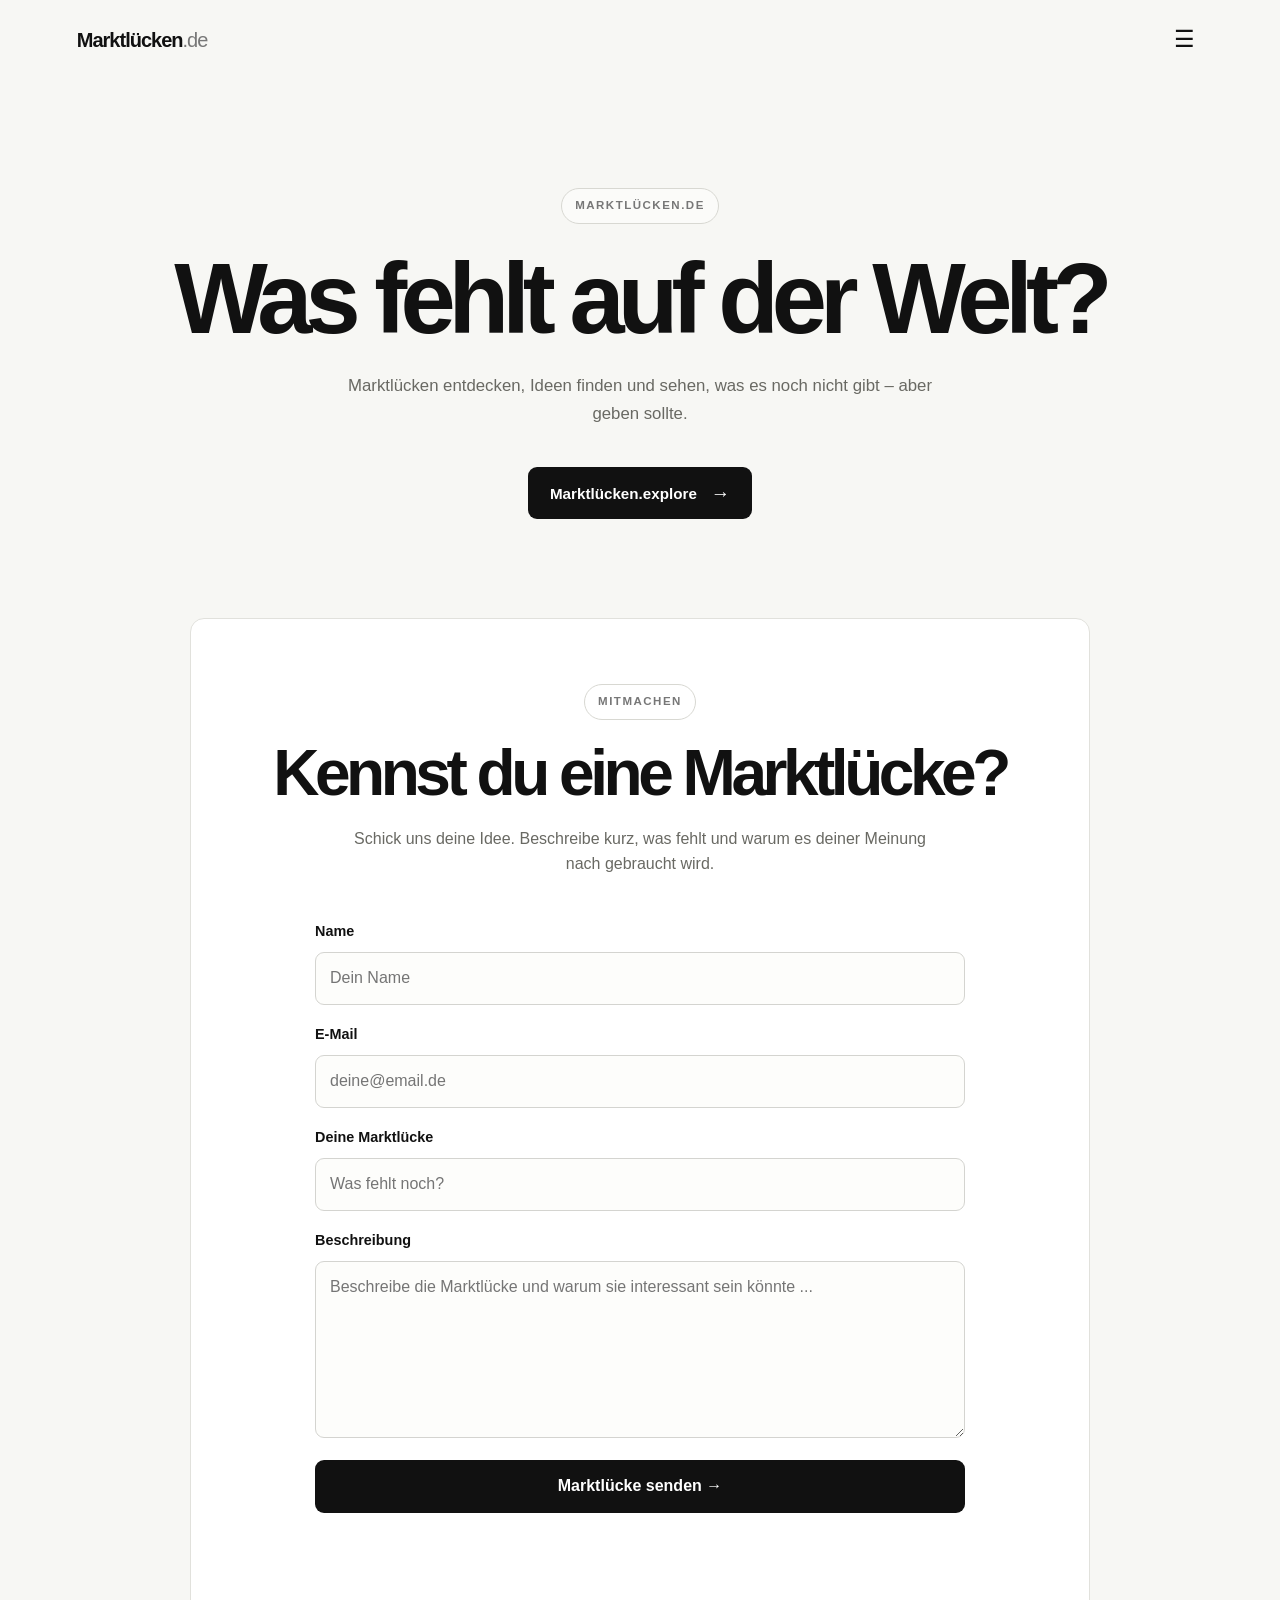
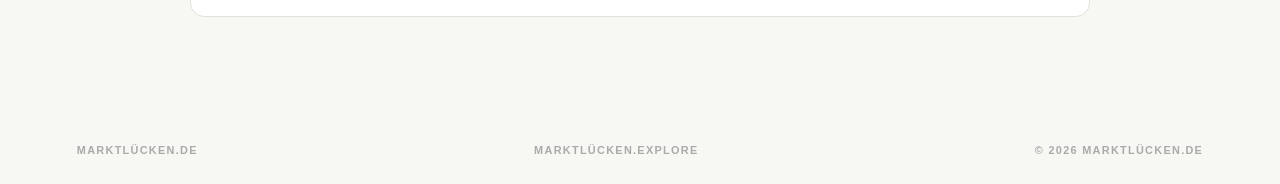
<file: index.html>
<!doctype html><html lang="de"><head><meta charset="UTF-8"><meta name="viewport" content="width=device-width,initial-scale=1"><meta name="description" content="Marktlücken.de – Die Startseite für die Entdeckung neuer Marktlücken."><title>Marktlücken.de</title><link rel="icon" href="favicon.ico" sizes="any"><link rel="stylesheet" href="style.css?v=9"></head><body><header class="header"><a class="logo" href="index.html" aria-label="Marktlücken.de Startseite">Marktlücken<span>.de</span></a><button class="menu-button" id="menuButton" aria-label="Menü öffnen">☰</button><nav class="menu" id="menu" aria-hidden="true"><a href="explore.html">Marktlücken.explore</a><a href="#neu">Marktlücke einreichen</a></nav></header><main><section class="hero" id="suchen"><p class="eyebrow">Marktlücken.de</p><h1>Was fehlt auf der Welt?</h1><p class="intro">Marktlücken entdecken, Ideen finden und sehen, was es noch nicht gibt – aber geben sollte.</p><div style="display:flex;gap:10px;justify-content:center;flex-wrap:wrap"><a class="explore-button explore-button-main" href="explore.html"><span>Marktlücken.explore</span><span class="explore-arrow">→</span></a></div></section><section class="submit-section" id="neu"><p class="eyebrow">Mitmachen</p><h2>Kennst du eine Marktlücke?</h2><p>Schick uns deine Idee. Beschreibe kurz, was fehlt und warum es deiner Meinung nach gebraucht wird.</p><form class="contact-form" id="submitForm"><input type="hidden" name="access_key" value="c2d65e1c-9440-48fb-8291-b206c6a3649f"><input type="hidden" name="subject" value="Neue Marktlücke über Marktlücken.de"><input type="hidden" name="from_name" value="Marktlücken.de"><label for="name">Name</label><input id="name" name="name" type="text" autocomplete="name" placeholder="Dein Name" required><label for="email">E-Mail</label><input id="email" name="email" type="email" autocomplete="email" placeholder="deine@email.de" required><label for="idea">Deine Marktlücke</label><input id="idea" name="idea" type="text" placeholder="Was fehlt noch?" required><label for="message">Beschreibung</label><textarea id="message" name="message" rows="6" placeholder="Beschreibe die Marktlücke und warum sie interessant sein könnte ..." required></textarea><button class="submit-form-button" type="submit">Marktlücke senden →</button><p class="form-status" id="formStatus" role="status" aria-live="polite"></p></form></section></main><footer><a href="index.html">Marktlücken.de</a><a href="explore.html">Marktlücken.explore</a><span class="copyright-secret" id="secretAdminTrigger" title="© Marktlücken.de">© 2026 Marktlücken.de</span></footer><script src="auth.js?v=9"></script><script src="script.js"></script><script>document.getElementById('secretAdminTrigger').onclick=()=>location.href='login.html?admin=1';</script></body></html>
</file>
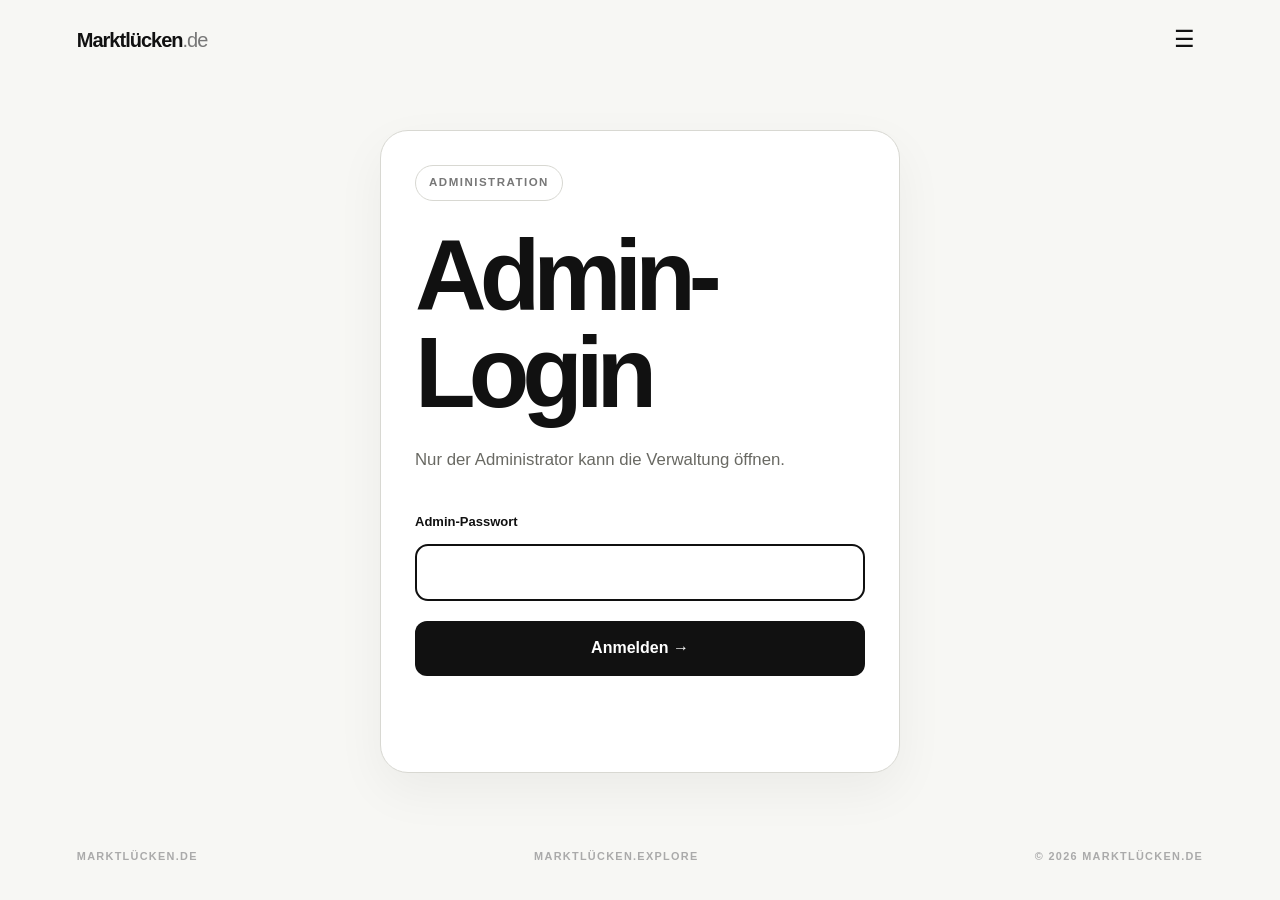
<file: admin.html>
<!doctype html><html lang="de"><head><meta charset="UTF-8"><meta name="viewport" content="width=device-width,initial-scale=1"><title>Admin · Marktlücken.de</title><link rel="icon" href="favicon.ico"><link rel="stylesheet" href="style.css?v=10"><style>.admin-card{background:#fff;border:1px solid #d8d8d2;border-radius:24px;padding:24px;box-shadow:0 12px 40px #0000000a}.admin-form{display:grid;gap:10px}.admin-form input,.admin-form textarea,.admin-form select{box-sizing:border-box;width:100%;padding:13px;border:1px solid #ccc;border-radius:12px;font:inherit}.save-button{border:0;border-radius:11px;padding:11px 14px;background:#111;color:#fff;font:inherit;font-weight:700;cursor:pointer}.lock-card{border:1px solid #111;background:#f7f7f4}.lock-toggle{display:flex;align-items:center;gap:12px;font-weight:700}.lock-toggle input{width:22px;height:22px}.admin-message{min-height:20px;font-size:14px}.admin-copyright{cursor:pointer}</style></head><body><header class="header"><a class="logo" href="index.html">Marktlücken<span>.de</span></a><button class="menu-button" id="menuButton">☰</button><nav class="menu" id="menu" aria-hidden="true"><a href="explore.html">Marktlücken.explore</a><a href="index.html#neu">Marktlücke einreichen</a></nav></header><main><section class="hero"><p class="eyebrow">Administration</p><h1>Kontrolle über Marktlücken.de.</h1><p class="intro">Website-Notfallmodus und Administrationszugang verwalten.</p></section><section class="section"><div class="admin-card lock-card"><p class="eyebrow">Notfallmodus</p><h2>Website sperren</h2><p>Wenn aktiviert, werden alle öffentlichen Seiten für Besucher gesperrt. Der Admin-Login bleibt erreichbar und ein eingeloggter Admin bleibt zugelassen.</p><label class="lock-toggle"><input id="emergencyLock" type="checkbox"> Gesamte öffentliche Website sperren</label><label>Nachricht<textarea id="emergencyMessage" rows="5" placeholder="Die Website ist vorübergehend gesperrt."></textarea></label><button class="save-button" id="saveEmergency" type="button">Notfallmodus speichern</button><hr><p class="eyebrow">Admin-Passwort</p><form class="admin-form" id="adminPasswordForm"><input id="newAdminPassword" type="password" placeholder="Neues Admin-Passwort" minlength="8" required><button class="save-button">Admin-Passwort ändern</button></form><p class="admin-message" id="settingsMessage" role="status" aria-live="polite"></p></div></section></main><footer><a href="index.html">Marktlücken.de</a><a href="explore.html">Marktlücken.explore</a><span class="copyright-secret admin-copyright" id="secretAdminTrigger" title="© Marktlücken.de">© 2026 Marktlücken.de</span><button class="save-button" onclick="mlLogout()">Abmelden</button></footer><script src="auth.js?v=10"></script><script src="script.js"></script><script>(async()=>{if(!mlIsAdmin()){location.replace('login.html?admin=1');return}document.getElementById('secretAdminTrigger').onclick=()=>location.href='admin.html';const lock=document.getElementById('emergencyLock'),text=document.getElementById('emergencyMessage'),result=document.getElementById('settingsMessage');async function load(){try{const d=await mlApi('admin-state');lock.checked=!!d.emergency_lock;text.value=d.emergency_message||''}catch(e){result.textContent=e.message||'Einstellungen konnten nicht geladen werden.'}}document.getElementById('saveEmergency').onclick=async()=>{result.textContent='Speichert …';try{const d=await mlApi('admin-settings',{emergency_lock:lock.checked,emergency_message:text.value});lock.checked=!!d.emergency_lock;text.value=d.emergency_message||'';result.textContent=d.emergency_lock?'Öffentliche Website ist jetzt gesperrt.':'Öffentliche Website ist wieder freigegeben.'}catch(e){result.textContent=e.message||'Serverfehler'}};document.getElementById('adminPasswordForm').onsubmit=async e=>{e.preventDefault();try{await mlApi('admin-settings',{password:document.getElementById('newAdminPassword').value});document.getElementById('newAdminPassword').value='';result.textContent='Admin-Passwort geändert.'}catch(e){result.textContent=e.message||'Serverfehler'}};await load()})()</script></body></html>
</file>
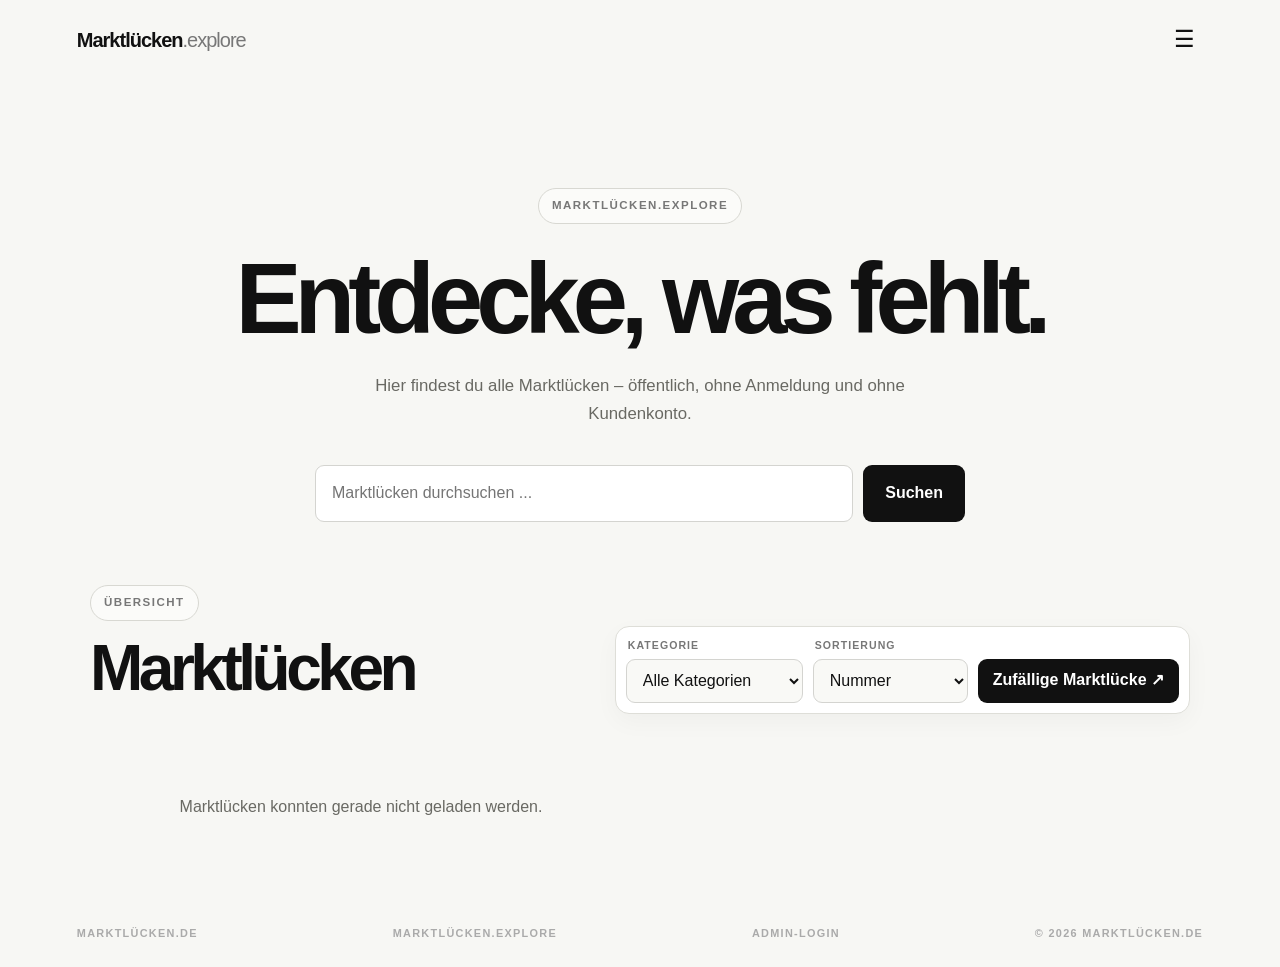
<file: explore.html>
<!doctype html><html lang="de"><head><meta charset="UTF-8"><meta name="viewport" content="width=device-width,initial-scale=1"><meta name="description" content="Marktlücken.explore – Entdecke Marktlücken und Ideen."><title>Marktlücken.explore</title><link rel="icon" href="favicon.ico"><link rel="stylesheet" href="style.css?v=11"></head><body><header class="header"><a class="logo" href="index.html">Marktlücken<span>.explore</span></a><button class="menu-button" id="menuButton" aria-label="Menü öffnen">☰</button><nav class="menu" id="menu" aria-hidden="true"><a href="index.html">Marktlücken.de</a><a href="explore.html">Erkunden</a><a href="index.html#neu">Marktlücke einreichen</a></nav></header><main><section class="hero explore-hero"><p class="eyebrow">Marktlücken.explore</p><h1>Entdecke, was fehlt.</h1><p class="intro">Hier findest du alle Marktlücken – öffentlich, ohne Anmeldung und ohne Kundenkonto.</p><form class="search" id="exploreSearchForm"><label for="exploreSearchInput" class="sr-only">Marktlücken durchsuchen</label><input id="exploreSearchInput" type="search" placeholder="Marktlücken durchsuchen ..." autocomplete="off"><button type="submit">Suchen</button></form></section><section class="section" id="kategorien"><div class="section-heading"><div class="section-title"><p class="eyebrow">Übersicht</p><h2>Marktlücken <span id="ideaCount"></span></h2><p class="results-count" id="visibleCount"></p></div><div class="explore-controls"><label for="categoryFilter"><span>Kategorie</span><select id="categoryFilter"><option value="all">Alle Kategorien</option></select></label><label for="sortIdeas"><span>Sortierung</span><select id="sortIdeas"><option value="number">Nummer</option><option value="title">Name A–Z</option><option value="category">Kategorie</option><option value="random">Zufällig</option></select></label><button class="random-button" id="randomIdea" type="button">Zufällige Marktlücke <span>↗</span></button></div></div><div class="cards" id="exploreCards"></div><p id="noExploreResults" class="no-results" hidden>Keine passende Marktlücke gefunden.</p></section></main><footer><a href="index.html">Marktlücken.de</a><a href="explore.html">Marktlücken.explore</a><a href="login.html?admin=1">Admin-Login</a><span>© 2026 Marktlücken.de</span></footer><script src="auth.js?v=11"></script><script src="script.js"></script><script>const SUPABASE_URL='https://rgdnhcmeuhkyltzpbola.supabase.co',SUPABASE_KEY='sb_publishable_glmpXsPENr7rftV-FSdq2w_k9vknOhI';const form=document.getElementById('exploreSearchForm'),input=document.getElementById('exploreSearchInput'),cardsEl=document.getElementById('exploreCards'),noResults=document.getElementById('noExploreResults'),randomButton=document.getElementById('randomIdea'),categoryFilter=document.getElementById('categoryFilter'),sortIdeas=document.getElementById('sortIdeas'),visibleCount=document.getElementById('visibleCount');let ideas=[];async function loadIdeas(){try{const r=await fetch(`${SUPABASE_URL}/rest/v1/ml_ideas?select=id,title,tag,description,long_description&order=id.asc`,{headers:{apikey:SUPABASE_KEY,Accept:'application/json'}});if(!r.ok)throw new Error(`HTTP ${r.status}`);const data=await r.json();ideas=(data||[]).map(i=>({id:i.id,title:i.title,tag:i.tag,description:i.description,longDescription:i.long_description,status:'free'}))}catch(e){cardsEl.innerHTML='<p class="no-results">Marktlücken konnten gerade nicht geladen werden.</p>';return}const categories=[...new Set(ideas.map(i=>i.tag).filter(Boolean))].sort((a,b)=>a.localeCompare(b,'de'));categoryFilter.innerHTML='<option value="all">Alle Kategorien</option>'+categories.map(c=>`<option value="${mlEscape(c)}">${mlEscape(c)}</option>`).join('');document.getElementById('ideaCount').textContent=`(${ideas.length})`;renderIdeas()}function renderIdeas(){let list=[...ideas];if(sortIdeas.value==='title')list.sort((a,b)=>a.title.localeCompare(b.title,'de'));else if(sortIdeas.value==='category')list.sort((a,b)=>a.tag.localeCompare(b.tag,'de')||a.title.localeCompare(b.title,'de'));else if(sortIdeas.value==='random')list.sort(()=>Math.random()-.5);cardsEl.innerHTML=list.map(idea=>{const n=String(ideas.findIndex(x=>x.id===idea.id)+1).padStart(3,'0');return `<article class="card explore-card" data-search="${mlEscape(idea.title+' '+idea.tag+' '+idea.description)}" data-category="${mlEscape(idea.tag)}"><div class="card-topline"><span class="idea-number">#${n}</span><span class="tag">${mlEscape(idea.tag)}</span></div><h3>${mlEscape(idea.title)}</h3><p>${mlEscape(idea.description)}</p><div class="idea-metrics"><strong>Marktlücke</strong></div><div class="card-bottomline"><span class="status-badge status-free">Frei</span><a href="marktluecke.html?id=${encodeURIComponent(idea.id)}">Marktlücke ansehen →</a></div></article>`}).join('');filterExplore()}function filterExplore(){const q=input.value.trim().toLowerCase(),cat=categoryFilter.value,cards=[...document.querySelectorAll('.explore-card')];let visible=0;cards.forEach(c=>{const ok=(!q||c.dataset.search.toLowerCase().includes(q))&&(cat==='all'||c.dataset.category===cat);c.hidden=!ok;if(ok)visible++});visibleCount.textContent=`${visible} Marktlücken angezeigt`;noResults.hidden=visible!==0}form.addEventListener('submit',e=>{e.preventDefault();filterExplore()});input.addEventListener('input',filterExplore);categoryFilter.addEventListener('change',filterExplore);sortIdeas.addEventListener('change',renderIdeas);randomButton.addEventListener('click',()=>{const c=[...document.querySelectorAll('.explore-card')].filter(x=>!x.hidden);if(c.length)c[Math.floor(Math.random()*c.length)].scrollIntoView({behavior:'smooth',block:'center'})});loadIdeas();</script></body></html>
</file>
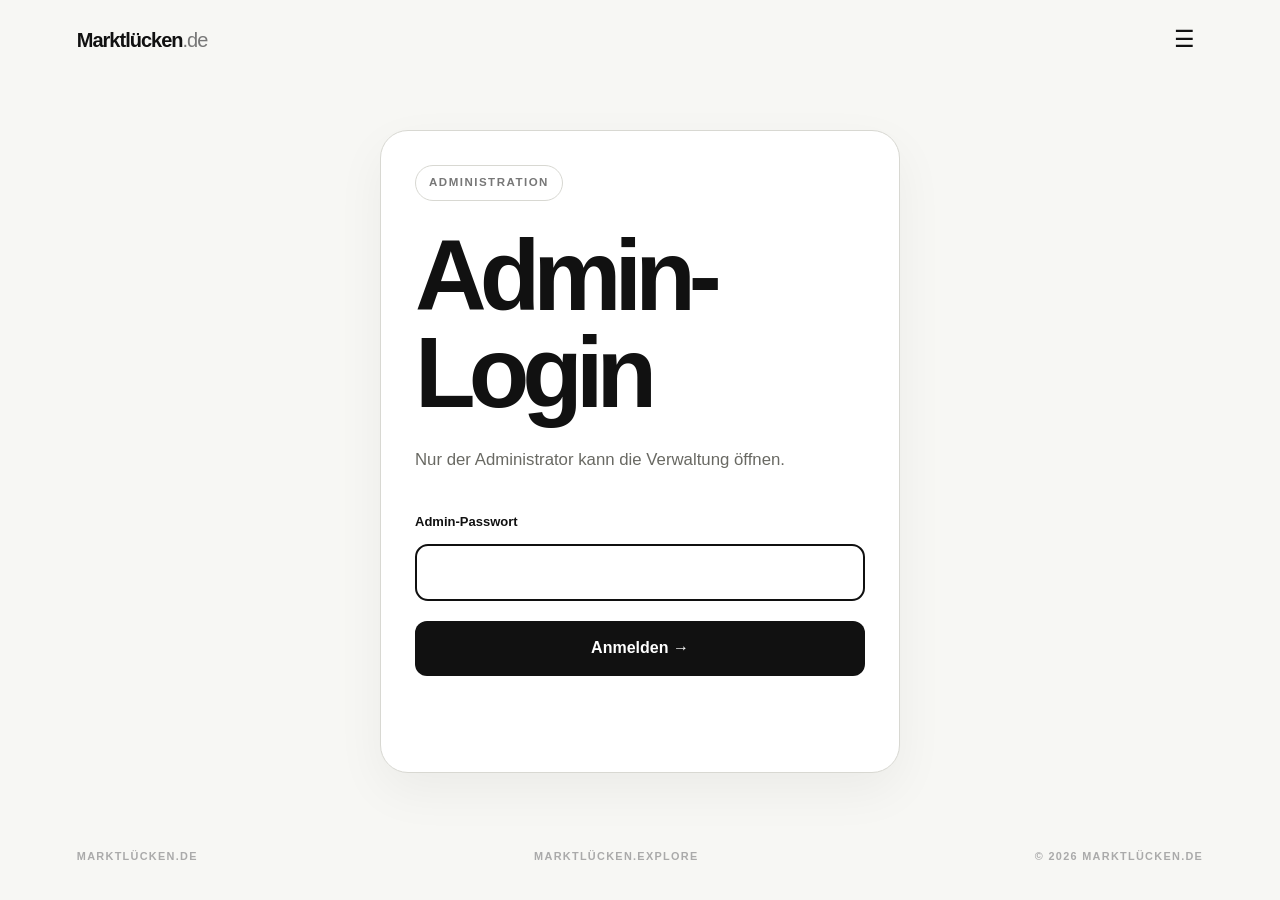
<file: login.html>
<!doctype html><html lang="de"><head><meta charset="UTF-8"><meta name="viewport" content="width=device-width,initial-scale=1"><meta name="description" content="Administrationszugang zu Marktlücken.de"><title>Admin · Marktlücken.de</title><link rel="icon" href="favicon.ico"><link rel="stylesheet" href="style.css?v=10"><style>.auth-wrap{min-height:calc(100vh - 160px);display:grid;place-items:center;padding:50px 6vw}.auth-card{width:min(520px,100%);background:#fff;border:1px solid #d8d8d2;border-radius:28px;padding:34px;box-shadow:0 18px 50px #0000000d}.auth-form{display:grid;gap:12px}.auth-form label{font-size:13px;font-weight:700}.auth-form input{width:100%;box-sizing:border-box;padding:15px;border:1px solid #ccc;border-radius:12px;background:#fff;font:inherit}.auth-button{border:0;background:#111;color:#fff;border-radius:12px;padding:15px;font:inherit;font-weight:700;cursor:pointer;margin-top:8px}.auth-message{min-height:22px;font-size:14px}</style></head><body><header class="header"><a class="logo" href="index.html">Marktlücken<span>.de</span></a><button class="menu-button" id="menuButton">☰</button><nav class="menu" id="menu" aria-hidden="true"><a href="explore.html">Marktlücken.explore</a></nav></header><main class="auth-wrap"><section class="auth-card"><p class="eyebrow">Administration</p><h1>Admin-Login</h1><p class="intro">Nur der Administrator kann die Verwaltung öffnen.</p><form class="auth-form" id="authForm"><label for="password">Admin-Passwort</label><input id="password" type="password" autocomplete="current-password" required autofocus><button class="auth-button" type="submit">Anmelden →</button><p class="auth-message" id="authMessage" role="status" aria-live="polite"></p></form></section></main><footer><a href="index.html">Marktlücken.de</a><a href="explore.html">Marktlücken.explore</a><span class="copyright-secret" id="footerCopyright" title="© Marktlücken.de">© 2026 Marktlücken.de</span></footer><script src="auth.js?v=10"></script><script src="script.js"></script><script>document.getElementById('footerCopyright').onclick=()=>location.href='login.html?admin=1';document.getElementById('authForm').onsubmit=async e=>{e.preventDefault();const msg=document.getElementById('authMessage');msg.textContent='Anmeldung …';try{const data=await mlApi('login-admin',{password:document.getElementById('password').value});mlSetSession(data);location.href='admin.html'}catch(err){msg.textContent=err.message||'Anmeldung fehlgeschlagen.'}};</script></body></html>
</file>
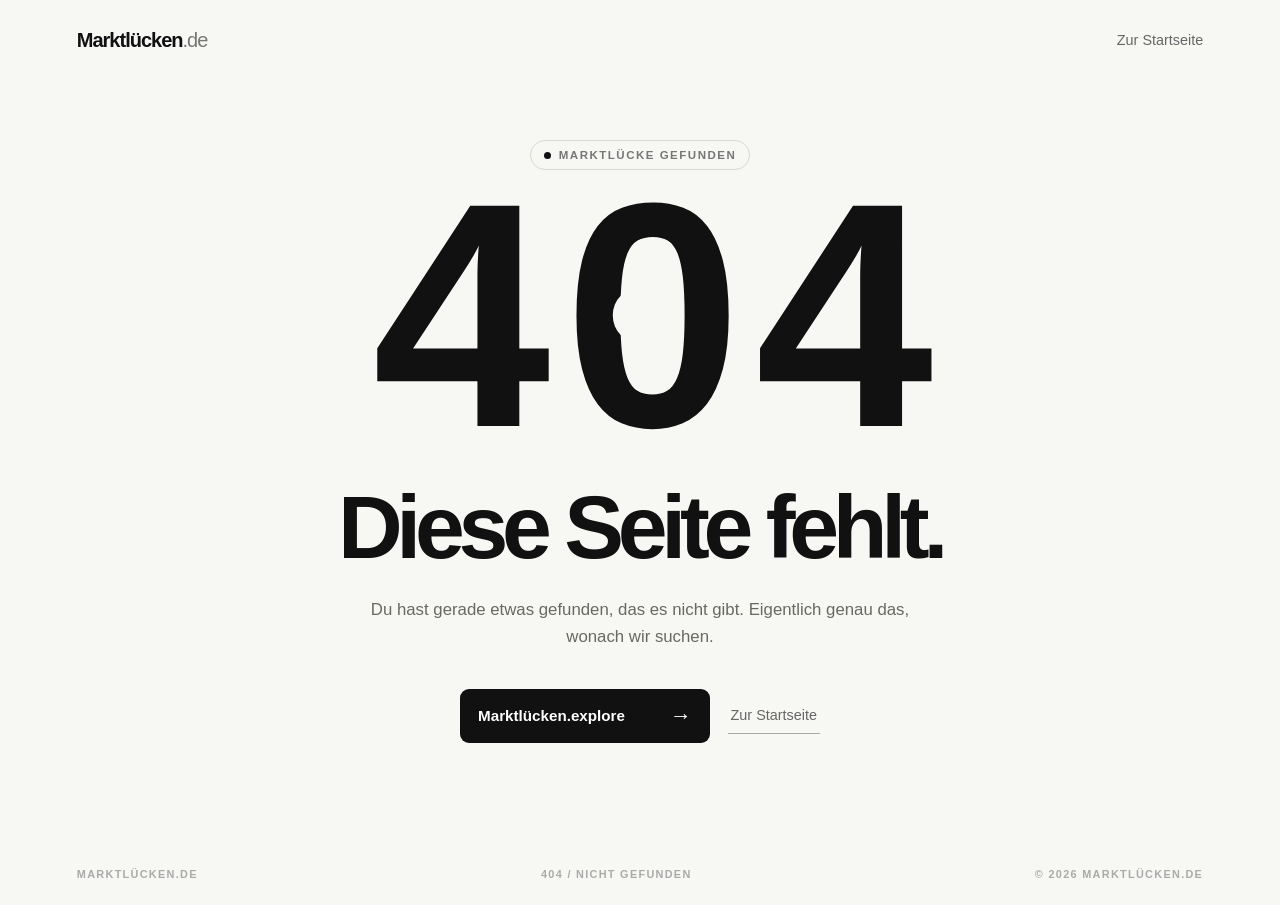
<file: marktluecke.html>
<!doctype html><html lang="de"><head><meta charset="UTF-8"><meta name="viewport" content="width=device-width,initial-scale=1"><meta name="description" content="Details zu einer Marktlücke auf Marktlücken.de."><title>Marktlücke · Marktlücken.de</title><link rel="icon" href="favicon.ico"><link rel="stylesheet" href="style.css?v=11"></head><body><header class="header"><a class="logo" href="index.html">Marktlücken<span>.de</span></a><button class="menu-button" id="menuButton" aria-label="Menü öffnen">☰</button><nav class="menu" id="menu" aria-hidden="true"><a href="index.html">Marktlücken.de</a><a href="explore.html">Marktlücken.explore</a><a href="index.html#neu">Marktlücke einreichen</a></nav></header><main><section class="hero detail-hero"><a class="back-link" href="explore.html">← Zurück zu Marktlücken.explore</a><p class="eyebrow" id="detailTag">Marktlücke</p><h1 id="detailTitle">Lädt …</h1><p class="intro" id="detailDescription"></p></section><section class="submit-section detail-content" id="detailContent"><p class="eyebrow">Die Idee</p><h2>Was könnte daraus entstehen?</h2><p id="detailLongDescription"></p><div class="score-box"><div class="score-number" id="scoreNumber">0/100</div><p class="score-label">Marktlücken-Potenzial</p></div><div class="engagement"><button class="engagement-button" id="likeButton" type="button">♥ Gefällt mir<small id="likeCount">0</small></button><button class="engagement-button" id="buildButton" type="button">⚒ Ich will es bauen<small id="buildCount">0</small></button><button class="engagement-button" id="viewButton" type="button" disabled>◉ Aufrufe<small id="viewCount">0</small></button></div><div class="status-panel"><div><p class="status-label">Aktueller Status</p><span class="status-badge status-free">Frei</span></div><p class="status-message">Alle Marktlücken sind öffentlich und frei zugänglich.</p></div><a class="explore-button explore-button-main" href="index.html#neu"><span>Eigene Marktlücke einreichen</span><span class="explore-arrow">→</span></a></section></main><footer><a href="index.html">Marktlücken.de</a><a href="explore.html">Marktlücken.explore</a><a href="login.html?admin=1">Admin-Login</a><span>© 2026 Marktlücken.de</span></footer><script src="auth.js?v=11"></script><script src="script.js"></script><script>const SUPABASE_URL='https://rgdnhcmeuhkyltzpbola.supabase.co',SUPABASE_KEY='sb_publishable_glmpXsPENr7rftV-FSdq2w_k9vknOhI',id=new URLSearchParams(location.search).get('id'),scoreNumber=document.getElementById('scoreNumber'),likeButton=document.getElementById('likeButton'),buildButton=document.getElementById('buildButton'),viewButton=document.getElementById('viewButton');let sessionId=localStorage.getItem('marktluecken_session');if(!sessionId){sessionId=crypto.randomUUID?crypto.randomUUID():`${Date.now()}-${Math.random()}`;localStorage.setItem('marktluecken_session',sessionId)}function statsView(rows){const likes=rows.filter(x=>x.kind==='like').length,views=rows.filter(x=>x.kind==='view').length,builders=rows.filter(x=>x.kind==='build').length;document.getElementById('likeCount').textContent=likes;document.getElementById('viewCount').textContent=views;document.getElementById('buildCount').textContent=builders;scoreNumber.textContent=`${Math.min(100,likes*5+builders*10)}/100`}async function loadStats(){const r=await fetch(`${SUPABASE_URL}/rest/v1/marktluecken_engagement?marktluecke_id=eq.${encodeURIComponent(id)}&select=kind`,{headers:{apikey:SUPABASE_KEY,Accept:'application/json'}});if(r.ok)statsView(await r.json())}async function loadData(){try{const r=await fetch(`${SUPABASE_URL}/rest/v1/ml_ideas?id=eq.${encodeURIComponent(id)}&select=id,title,tag,description,long_description`,{headers:{apikey:SUPABASE_KEY,Accept:'application/json'}});if(!r.ok)throw new Error();const row=(await r.json())[0];if(!row)throw new Error();document.title=`${row.title} · Marktlücken.de`;document.getElementById('detailTag').textContent=row.tag;document.getElementById('detailTitle').textContent=row.title;document.getElementById('detailDescription').textContent=row.description;document.getElementById('detailLongDescription').textContent=row.long_description||row.description;await loadStats();await engage('view',viewButton);await loadStats()}catch(e){document.querySelector('main').innerHTML='<section class="hero" style="min-height:70vh"><p class="eyebrow">Fehler</p><h1>Marktlücke konnte nicht geladen werden.</h1><p class="intro">Bitte versuche es später erneut.</p><a class="explore-button explore-button-main" href="explore.html"><span>Zur Übersicht</span><span class="explore-arrow">→</span></a></section>'}}async function engage(kind,button){const key=`marktluecken_${kind}_${id}`;if(localStorage.getItem(key))return;button.disabled=true;try{const r=await fetch(`${SUPABASE_URL}/rest/v1/marktluecken_engagement`,{method:'POST',headers:{apikey:SUPABASE_KEY,Accept:'application/json','Content-Type':'application/json','Prefer':'return=minimal'},body:JSON.stringify({marktluecke_id:id,kind,session_id:sessionId})});if(!r.ok)throw new Error();localStorage.setItem(key,'1');button.classList.add('active')}catch(e){}finally{button.disabled=false}}likeButton.addEventListener('click',async()=>{await engage('like',likeButton);loadStats()});buildButton.addEventListener('click',async()=>{await engage('build',buildButton);loadStats()});if(localStorage.getItem(`marktluecken_like_${id}`))likeButton.classList.add('active');if(localStorage.getItem(`marktluecken_build_${id}`))buildButton.classList.add('active');if(!id)location.replace('404.html');else loadData();</script></body></html>
</file>
<file: style.css>
*{box-sizing:border-box}:root{--text:#111;--muted:#696963;--line:#d8d8d2;--surface:#fff;--page:#f7f7f4}html{scroll-behavior:smooth}body{margin:0;min-height:100vh;color:var(--text);background:var(--page);font-family:Inter,-apple-system,BlinkMacSystemFont,"Segoe UI",sans-serif;line-height:1.55}a{color:inherit;text-decoration:none}button,input,textarea,select{font:inherit}.header{position:relative;height:80px;display:flex;align-items:center;justify-content:space-between;padding:0 6vw}.logo{font-size:1.25rem;font-weight:800;letter-spacing:-.05em}.logo span{font-weight:400;color:#777}.menu-button{border:0;background:transparent;color:var(--text);font-size:1.45rem;cursor:pointer;padding:8px}.menu{position:absolute;z-index:20;top:68px;right:6vw;display:none;width:250px;padding:10px;background:#fff;border:1px solid var(--line);border-radius:10px;box-shadow:0 16px 40px rgba(0,0,0,.08)}.menu.open{display:grid}.menu a{padding:11px 12px;border-radius:8px;font-size:.92rem}.menu a:hover{background:#f3f3ef}main{min-height:calc(100vh - 80px)}.hero{max-width:1000px;margin:0 auto;padding:12vh 24px 11vh;text-align:center}.eyebrow{display:inline-flex;align-items:center;gap:8px;margin:0 0 26px;padding:8px 13px;border:1px solid var(--line);border-radius:999px;color:#777;background:rgba(255,255,255,.45);font-size:.72rem;font-weight:800;letter-spacing:.13em;text-transform:uppercase}h1,h2,h3{line-height:.98;letter-spacing:-.07em}h1{margin:0;font-size:clamp(3.2rem,8vw,6.2rem);font-weight:850}h2{margin:0;font-size:clamp(2.4rem,5vw,4.6rem);font-weight:850}h3{margin:12px 0 8px;font-size:1.55rem}.intro{max-width:600px;margin:25px auto 38px;color:var(--muted);font-size:1.05rem;line-height:1.65}.explore-button{display:inline-flex;align-items:center;justify-content:center;gap:14px;min-height:52px;padding:0 22px;border:0;border-radius:9px;background:#111;color:#fff;font-size:.95rem;font-weight:750;line-height:1;cursor:pointer;transition:transform .2s ease,box-shadow .2s ease,background .2s ease}.explore-button:hover{transform:translateY(-2px);box-shadow:0 10px 22px rgba(0,0,0,.14);background:#222}.explore-button-main{margin-top:2px}.explore-arrow{display:inline-block;font-size:1.2rem;transition:transform .2s ease}.explore-button:hover .explore-arrow{transform:translateX(4px)}.access-notice{max-width:650px;margin:0 auto 28px;padding:22px;border:1px solid #d8d8d2;border-radius:14px;background:#fff;text-align:center}.access-notice strong{font-size:1rem}.access-notice p{margin:7px auto 17px;color:var(--muted);font-size:.92rem}.access-notice .explore-button{width:auto}.submit-section{width:min(900px,calc(100% - 32px));margin:0 auto 100px;padding:65px 40px;text-align:center;background:#fff;border:1px solid #e1e1dc;border-radius:14px}.submit-section .eyebrow{margin-bottom:22px}.submit-section>p:not(.eyebrow){max-width:580px;margin:22px auto 32px;color:var(--muted)}.contact-form{max-width:650px;margin:35px auto 0;display:grid;gap:10px;text-align:left}.contact-form label{margin-top:8px;font-size:.9rem;font-weight:700}.contact-form input,.contact-form textarea{width:100%;border:1px solid #d4d4d0;border-radius:9px;background:#fdfdfb;color:var(--text);padding:13px 14px;outline:none}.contact-form input:focus,.contact-form textarea:focus{border-color:#777;box-shadow:0 0 0 3px rgba(0,0,0,.05)}.contact-form textarea{resize:vertical;min-height:150px}.submit-form-button,.outline-button{cursor:pointer;border-radius:9px;padding:14px 18px;font-weight:750;transition:transform .2s ease,background .2s ease,box-shadow .2s ease}.submit-form-button{margin-top:12px;border:0;background:#111;color:#fff}.submit-form-button:hover,.outline-button:hover{transform:translateY(-2px)}.submit-form-button:disabled{cursor:wait;opacity:.6}.form-status{min-height:24px;margin:4px 0 0;font-size:.92rem;text-align:center}.form-status.success{color:#28723b}.form-status.error{color:#a12828}.explore-hero{padding-bottom:7vh}.search{width:min(650px,100%);margin:0 auto;display:flex;gap:10px}.search input{flex:1;min-width:0;border:1px solid #d4d4d0;border-radius:9px;background:#fff;padding:15px 16px;outline:none}.search input:focus{border-color:#777;box-shadow:0 0 0 3px rgba(0,0,0,.05)}.search button{border:0;border-radius:9px;padding:0 22px;background:#111;color:#fff;font-weight:750;cursor:pointer}.section{width:min(1100px,calc(100% - 32px));margin:0 auto 100px}.section-heading{display:flex;align-items:end;justify-content:space-between;gap:36px;margin-bottom:35px}.section-heading .eyebrow{margin-bottom:16px}.results-count{margin:14px 0 0;color:var(--muted);font-size:.88rem}.explore-controls{display:flex;align-items:end;justify-content:flex-end;flex-wrap:wrap;gap:10px;padding:10px;border:1px solid #deded8;border-radius:14px;background:#fff;box-shadow:0 8px 25px rgba(0,0,0,.035)}.explore-controls label{display:grid;gap:5px;min-width:155px}.explore-controls label>span{padding-left:2px;color:#777;font-size:.66em;font-weight:800;letter-spacing:.1em;text-transform:uppercase}.explore-controls select{width:100%;height:44px;border:1px solid #d4d4d0;border-radius:9px;background:#f9f9f6;color:#111;padding:0 34px 0 12px;outline:none;cursor:pointer}.random-button{height:44px;border:0;border-radius:9px;padding:0 15px;background:#111;color:#fff;font-weight:750;cursor:pointer;white-space:nowrap}.cards{display:grid;grid-template-columns:repeat(2,minmax(0,1fr));gap:16px}.card{padding:30px;background:#fff;border:1px solid #e1e1dc;border-radius:12px;transition:transform .2s ease,box-shadow .2s ease}.card:hover{transform:translateY(-3px);box-shadow:0 14px 30px rgba(0,0,0,.07)}.locked-card{background:repeating-linear-gradient(135deg,#f4f4f0,#f4f4f0 12px,#edede8 12px,#edede8 24px);border-color:#c9c9c2}.locked-card h3{color:#555}.card-topline{display:flex;align-items:center;justify-content:space-between;gap:12px}.idea-number{font-size:.72rem;font-weight:850;letter-spacing:.1em}.card .tag{color:#777;font-size:.7rem;font-weight:800;letter-spacing:.11em;text-transform:uppercase}.card p{margin:0 0 20px;color:var(--muted);line-height:1.65}.card a{font-size:.9rem;font-weight:750}.card a:hover{text-decoration:underline}.idea-metrics{display:flex;align-items:center;gap:13px;flex-wrap:wrap;margin:0 0 18px;padding-top:14px;border-top:1px solid #eee;color:#777;font-size:.75rem;font-weight:700}.idea-metrics strong{color:#111}.card-bottomline{display:flex;align-items:center;justify-content:space-between;gap:14px;flex-wrap:wrap}.status-badge{display:inline-flex;align-items:center;min-height:28px;padding:5px 10px;border:1px solid var(--line);border-radius:999px;background:#f7f7f4;color:#555;font-size:.7rem;font-weight:800}.status-free{background:#f4f8f4;border-color:#cbdccc;color:#32643a}.status-development{background:#faf7ef;border-color:#e3d7b9;color:#765f26}.status-used{background:#f7f1f1;border-color:#e1c9c9;color:#7b3636}.status-unknown{background:#f7f7f4;color:#666}.detail-hero{padding-top:7vh;padding-bottom:7vh}.back-link{display:inline-flex;align-items:center;margin:0 auto 28px;color:#777;font-size:.86rem;font-weight:700}.detail-content{max-width:900px}.detail-content>p:not(.eyebrow){max-width:650px;margin:22px auto 32px;color:var(--muted);font-size:1.02rem;line-height:1.75}.status-panel{max-width:650px;margin:35px auto 32px;padding:24px;text-align:left;border:1px solid #e1e1dc;border-radius:12px;background:#fafaf7}.status-label{margin:0 0 8px;color:#777;font-size:.68rem;font-weight:800;letter-spacing:.11em;text-transform:uppercase}.status-editor{display:grid;gap:6px;margin-bottom:12px}.status-editor span{font-size:.85rem;font-weight:700}.status-editor select{width:100%;height:46px;border:1px solid #d4d4d0;border-radius:9px;background:#fff;padding:0 12px}.status-save-button{width:100%}.status-message{min-height:22px;margin:10px 0 0;font-size:.85rem;text-align:center;color:var(--muted)}.status-message.success{color:#28723b}.status-message.error{color:#a12828}.engagement{max-width:650px;margin:32px auto;display:grid;grid-template-columns:repeat(3,1fr);gap:10px}.engagement-button{min-height:64px;border:1px solid #deded8;border-radius:12px;background:#fff;color:#111;cursor:pointer;font-weight:800}.engagement-button.active{border-color:#111;box-shadow:0 0 0 2px #111}.engagement-button small{display:block;margin-top:3px;color:#777;font-size:.72rem}.score-box{max-width:650px;margin:32px auto;padding:24px;border:1px solid #e1e1dc;border-radius:12px;background:#fff;text-align:center}.score-number{font-size:3.2rem;font-weight:850;letter-spacing:-.07em}.score-label{margin:4px 0 0;color:#777;font-size:.72rem;font-weight:800;letter-spacing:.12em;text-transform:uppercase}.no-results{color:var(--muted);text-align:center;padding:30px}.outline-button{display:inline-flex;align-items:center;justify-content:center;border:1px solid #bbb;background:transparent;color:#111}footer{display:flex;justify-content:space-between;align-items:center;gap:20px;padding:25px 6vw;color:#aaa;font-size:.68rem;font-weight:700;letter-spacing:.12em;text-transform:uppercase}footer a:hover{color:#111}.copyright-secret{cursor:pointer;user-select:none}.sr-only{position:absolute;width:1px;height:1px;padding:0;margin:-1px;overflow:hidden;clip:rect(0,0,0,0);white-space:nowrap;border:0}@media(max-width:900px){.section-heading{align-items:flex-start;flex-direction:column}.explore-controls{width:100%;justify-content:flex-start}}@media(max-width:720px){.header{height:70px;padding:0 24px}.menu{top:62px;right:24px}main{min-height:calc(100vh - 70px)}.hero{padding:9vh 20px 8vh}h1{font-size:14vw}.intro{font-size:.96rem}.explore-button{min-height:50px;width:100%;max-width:320px}.access-notice .explore-button{width:100%;max-width:none}.submit-section{padding:45px 20px}.search{flex-direction:column}.search button{min-height:50px}.explore-controls{display:grid;grid-template-columns:1fr 1fr;padding:9px}.explore-controls label{min-width:0}.random-button{width:100%;grid-column:1 / -1}.cards{grid-template-columns:1fr}.card{padding:24px}.card-bottomline{align-items:flex-start;flex-direction:column}.status-panel{padding:20px}.engagement{grid-template-columns:1fr}.score-box{padding:20px}footer{flex-direction:column;gap:8px;padding:20px 24px}}@media(max-width:430px){.explore-controls{grid-template-columns:1fr}.random-button{grid-column:auto}}
</file>
